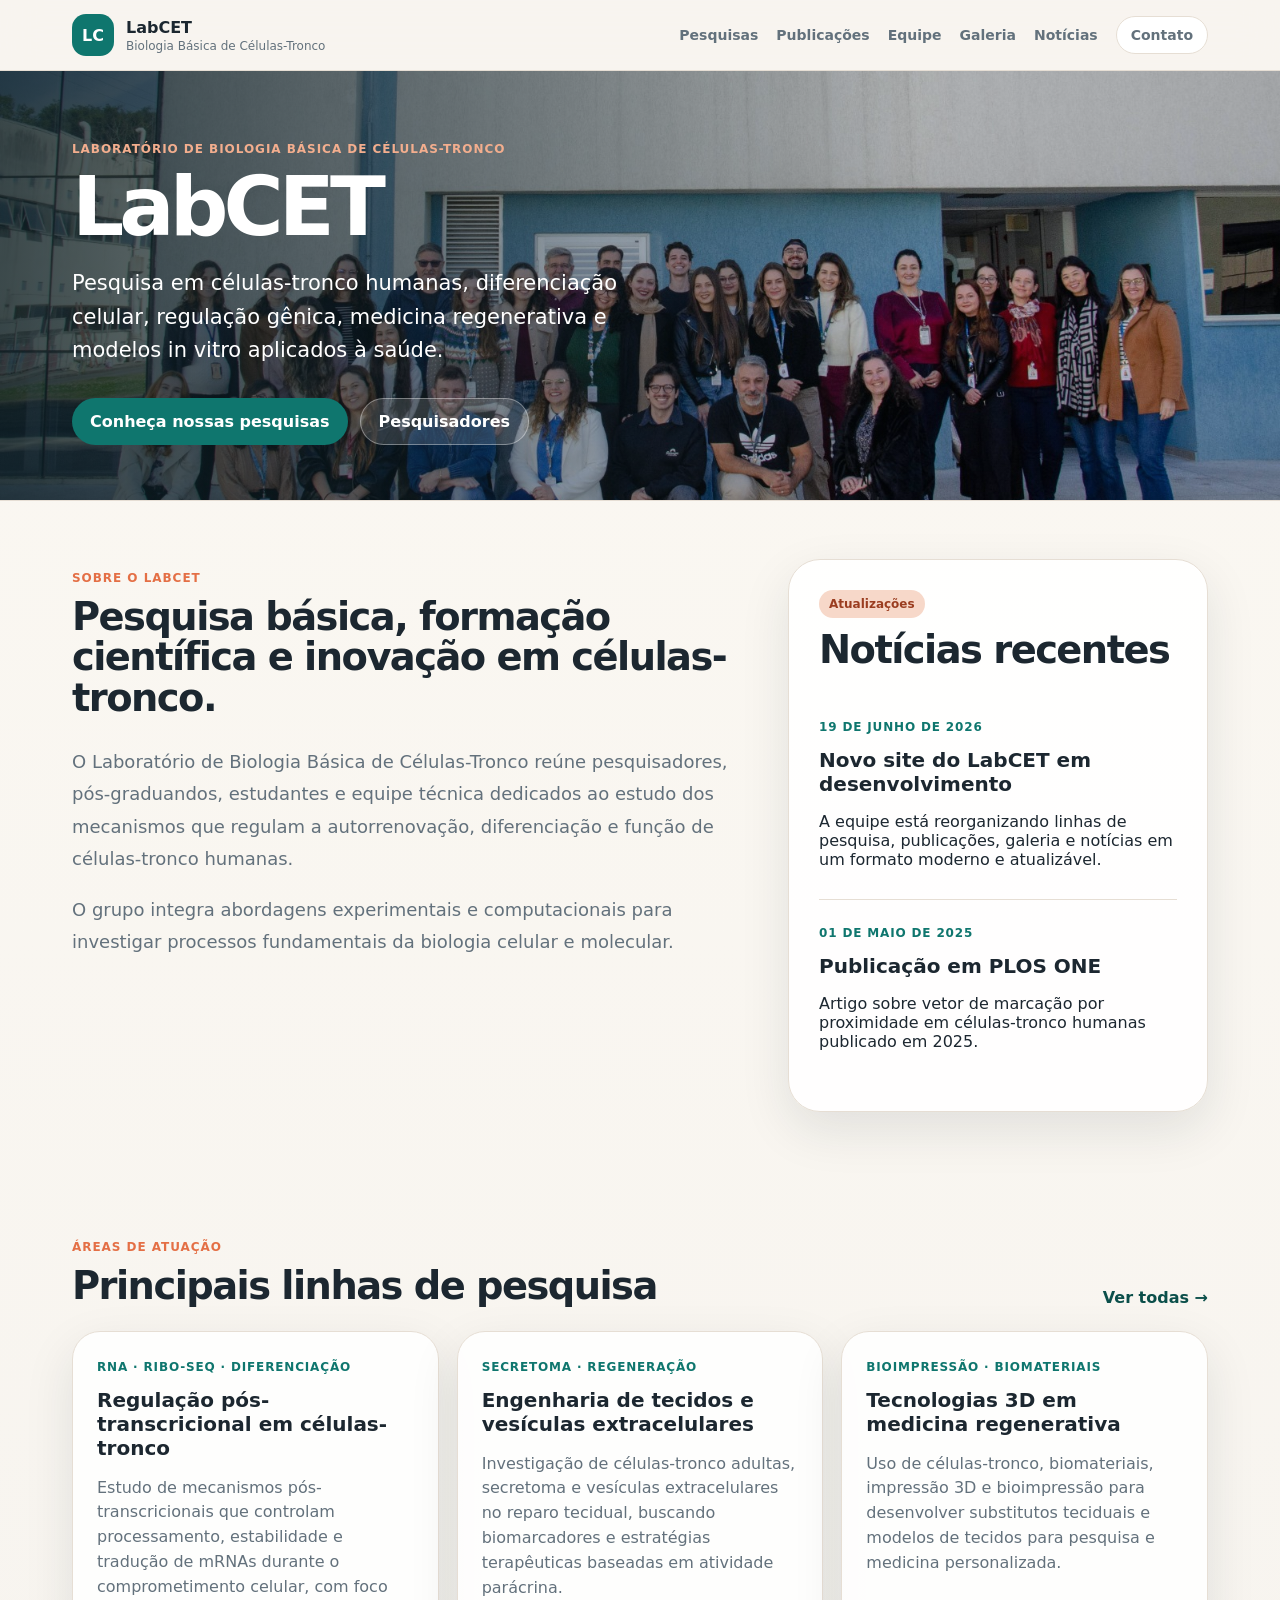
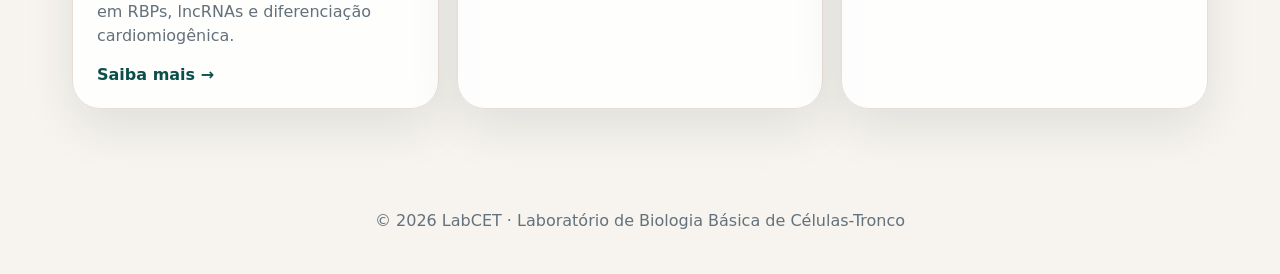
<file: index.html>
<!doctype html>
<html lang="pt-BR">
<head>
  <meta charset="utf-8" />
  <meta name="viewport" content="width=device-width, initial-scale=1" />
  <title>LabCET | Início</title>
  <meta name="description" content="LabCET - Laboratório de Biologia Básica de Células-Tronco">
  <link rel="stylesheet" href="assets/styles.css" />
</head>
<body>

<header class="site-header">
  <nav class="nav">
    <a class="brand" href="index.html">
      <span class="brand-mark">LC</span>
      <span><strong>LabCET</strong><small>Biologia Básica de Células-Tronco</small></span>
    </a>
    <button class="menu-toggle" aria-label="Abrir menu">☰</button>
    <div class="nav-links">
      <a href="pesquisas.html">Pesquisas</a>
      <a href="publicacoes.html">Publicações</a>
      <a href="equipe.html">Equipe</a>
      <a href="galeria.html">Galeria</a>
      <a href="noticias.html">Notícias</a>
      <a class="pill" href="contato.html">Contato</a>
    </div>
  </nav>
</header>

<main>

<section class="home-hero-photo">
  <img src="assets/images/labcet_equipe_fiocruz.jpg" alt="Equipe do LabCET na Fiocruz Paraná">
  <div class="home-hero-overlay"></div>

  <div class="home-hero-content">
    <p class="eyebrow">Laboratório de Biologia Básica de Células-Tronco</p>
    <h1>LabCET</h1>
    <p class="lead">
      Pesquisa em células-tronco humanas, diferenciação celular, regulação gênica,
      medicina regenerativa e modelos in vitro aplicados à saúde.
    </p>
    <div class="hero-actions">
      <a class="button primary" href="pesquisas.html">Conheça nossas pesquisas</a>
      <a class="button photo-secondary" href="equipe.html">Pesquisadores</a>
    </div>
  </div>
</section>

<section class="section home-after-hero">

  <div class="about-content">
    <p class="section-kicker">Sobre o LabCET</p>

    <h2>Pesquisa básica, formação científica e inovação em células-tronco.</h2>

    <div class="about-description">
      <p>
        O Laboratório de Biologia Básica de Células-Tronco reúne pesquisadores,
        pós-graduandos, estudantes e equipe técnica dedicados ao estudo dos mecanismos
        que regulam a autorrenovação, diferenciação e função de células-tronco humanas.
      </p>
      <p>
        O grupo integra abordagens experimentais e computacionais para investigar
        processos fundamentais da biologia celular e molecular.
      </p>
    </div>
  </div>

  <aside class="home-news-card">
    <span class="card-label">Atualizações</span>
    <h2>Notícias recentes</h2>
    <div id="news-preview"></div>
  </aside>

</section>

<section class="section">
  <div class="section-heading">
    <div>
      <p class="section-kicker">Áreas de atuação</p>
      <h2>Principais linhas de pesquisa</h2>
    </div>
    <a class="text-link" href="pesquisas.html">Ver todas →</a>
  </div>
  <div id="research-home" class="grid cards"></div>
</section>

</main>

<footer>
  <p>© <span id="current-year"></span> LabCET · Laboratório de Biologia Básica de Células-Tronco</p>
</footer>

<script src="data/site-data.js"></script>
<script src="assets/script.js"></script>

</body>
</html>
</file>
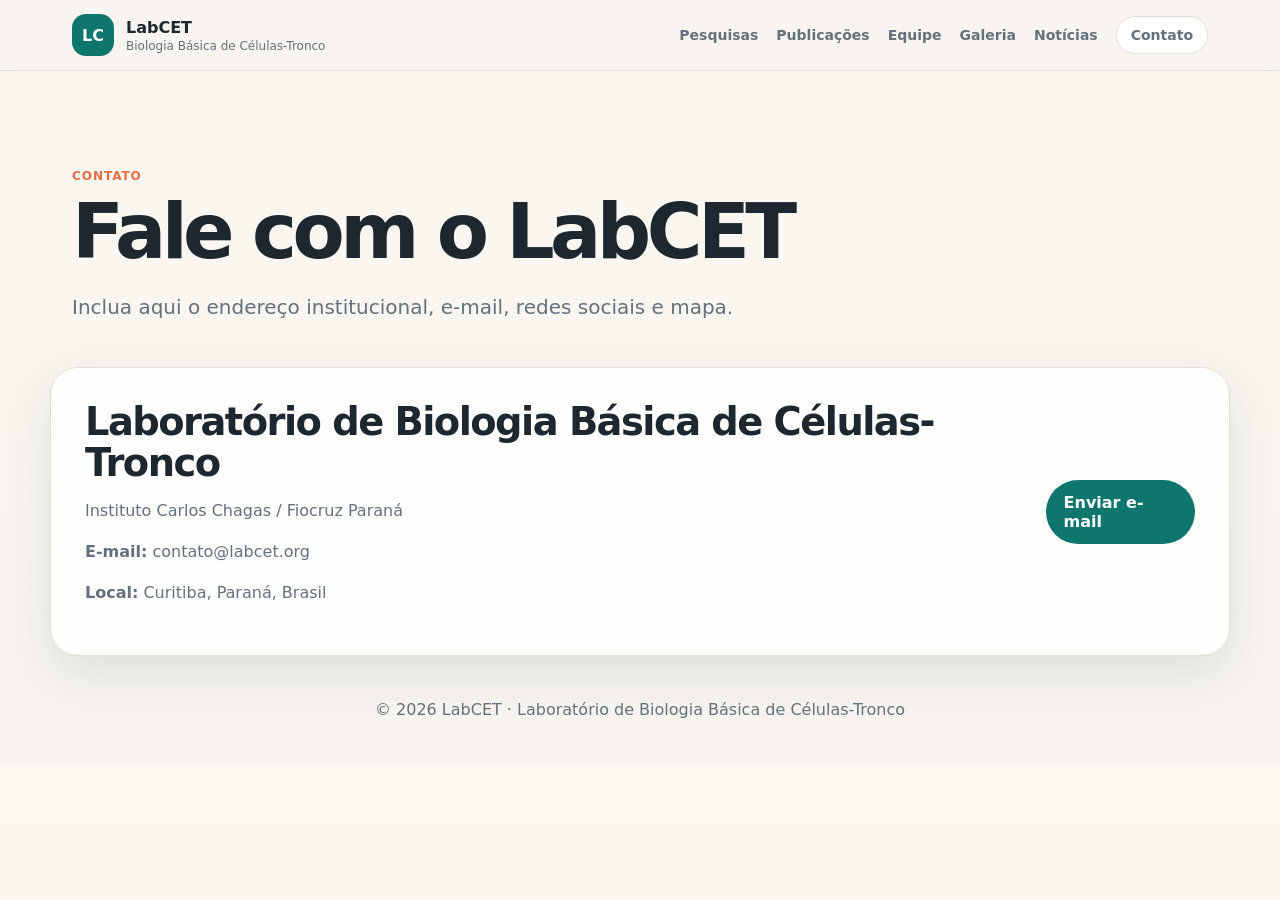
<file: contato.html>
<!doctype html>
<html lang="pt-BR">
<head>
  <meta charset="utf-8" />
  <meta name="viewport" content="width=device-width, initial-scale=1" />
  <title>LabCET | Contato</title>
  <meta name="description" content="LabCET - Laboratório de Biologia Básica de Células-Tronco">
  <link rel="stylesheet" href="assets/styles.css" />
</head>
<body>

<header class="site-header">
  <nav class="nav">
    <a class="brand" href="index.html">
      <span class="brand-mark">LC</span>
      <span><strong>LabCET</strong><small>Biologia Básica de Células-Tronco</small></span>
    </a>
    <button class="menu-toggle" aria-label="Abrir menu">☰</button>
    <div class="nav-links">
      <a href="pesquisas.html">Pesquisas</a>
      <a href="publicacoes.html">Publicações</a>
      <a href="equipe.html">Equipe</a>
      <a href="galeria.html">Galeria</a>
      <a href="noticias.html">Notícias</a>
      <a class="pill" href="contato.html">Contato</a>
    </div>
  </nav>
</header>

<main>

<section class="page-hero">
  <p class="eyebrow">Contato</p>
  <h1>Fale com o LabCET</h1>
  <p class="lead">Inclua aqui o endereço institucional, e-mail, redes sociais e mapa.</p>
</section>
<section class="section contact-card">
  <div>
    <h2>Laboratório de Biologia Básica de Células-Tronco</h2>
    <p>Instituto Carlos Chagas / Fiocruz Paraná</p>
    <p><strong>E-mail:</strong> contato@labcet.org</p>
    <p><strong>Local:</strong> Curitiba, Paraná, Brasil</p>
  </div>
  <a class="button primary" href="mailto:contato@labcet.org">Enviar e-mail</a>
</section>

</main>

<footer>
  <p>© <span id="current-year"></span> LabCET · Laboratório de Biologia Básica de Células-Tronco</p>
</footer>
<script src="data/site-data.js"></script>
<script src="assets/script.js"></script>

</body>
</html>
</file>
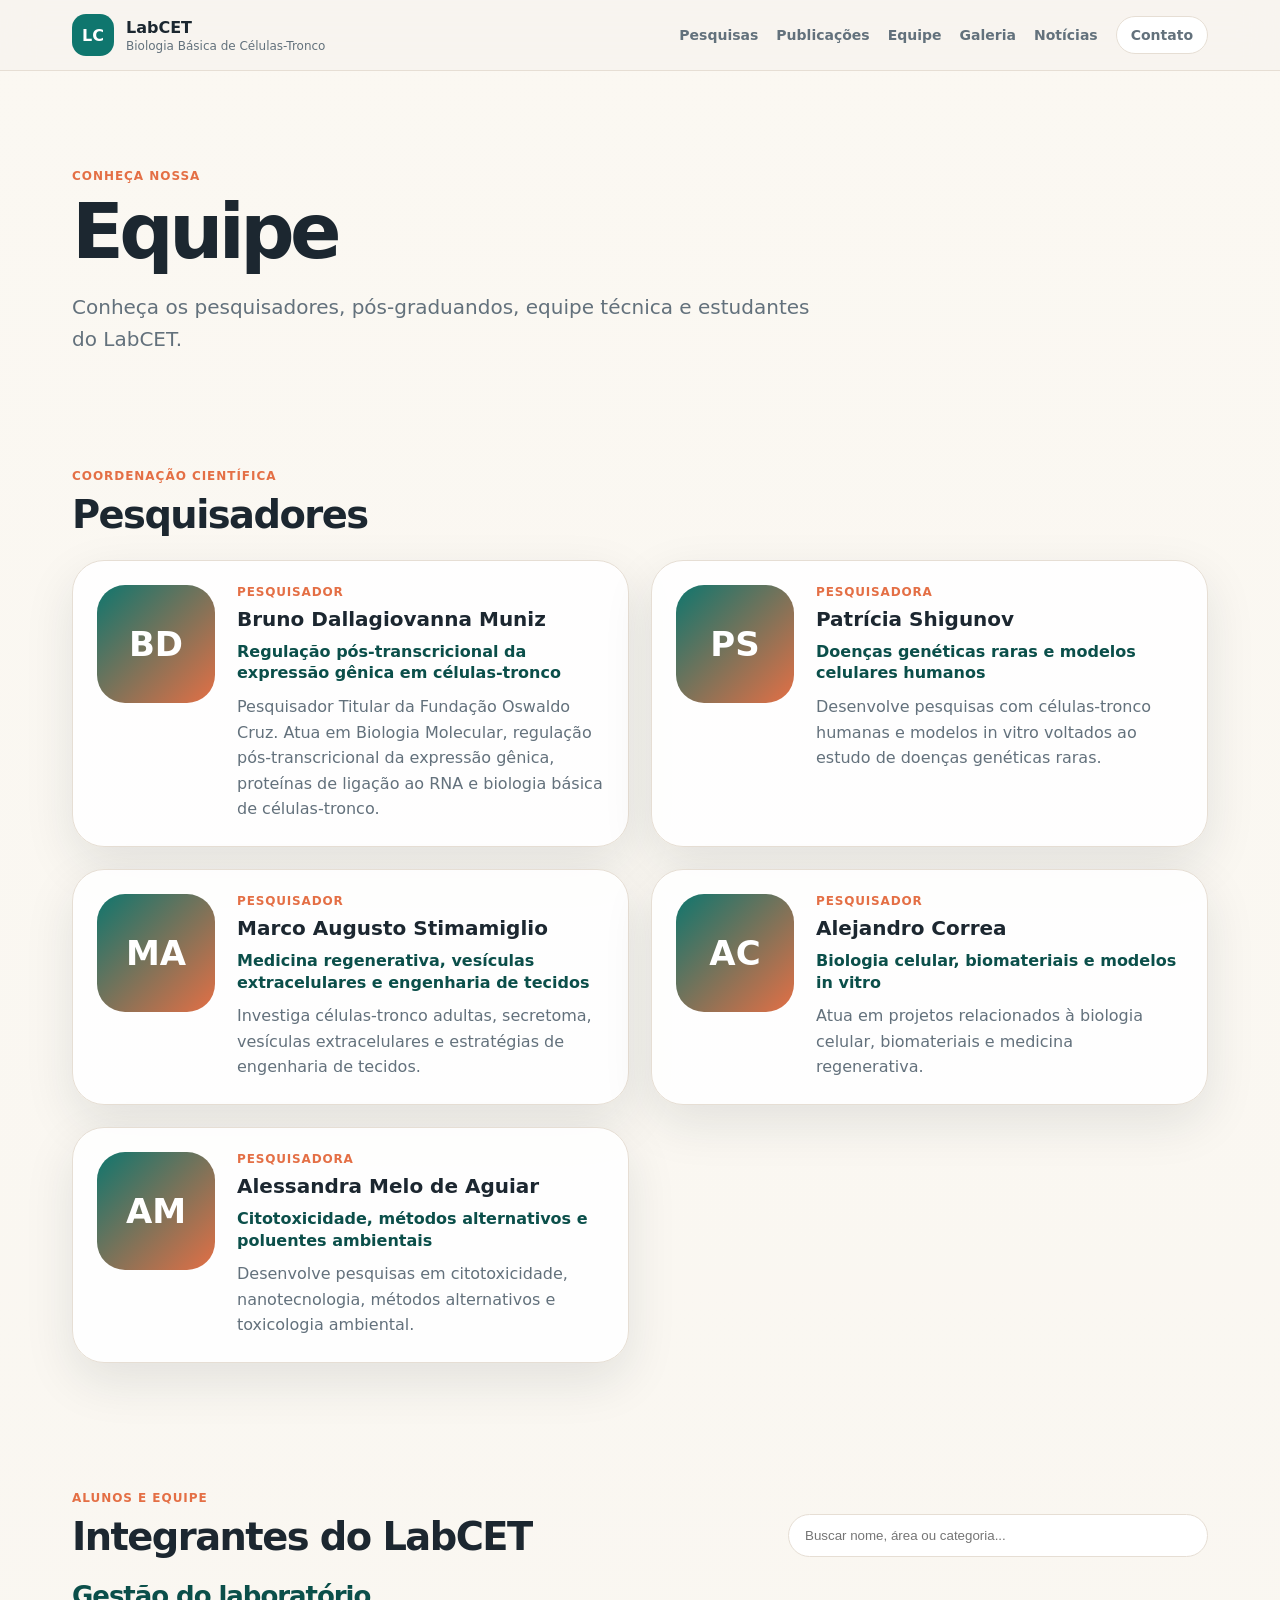
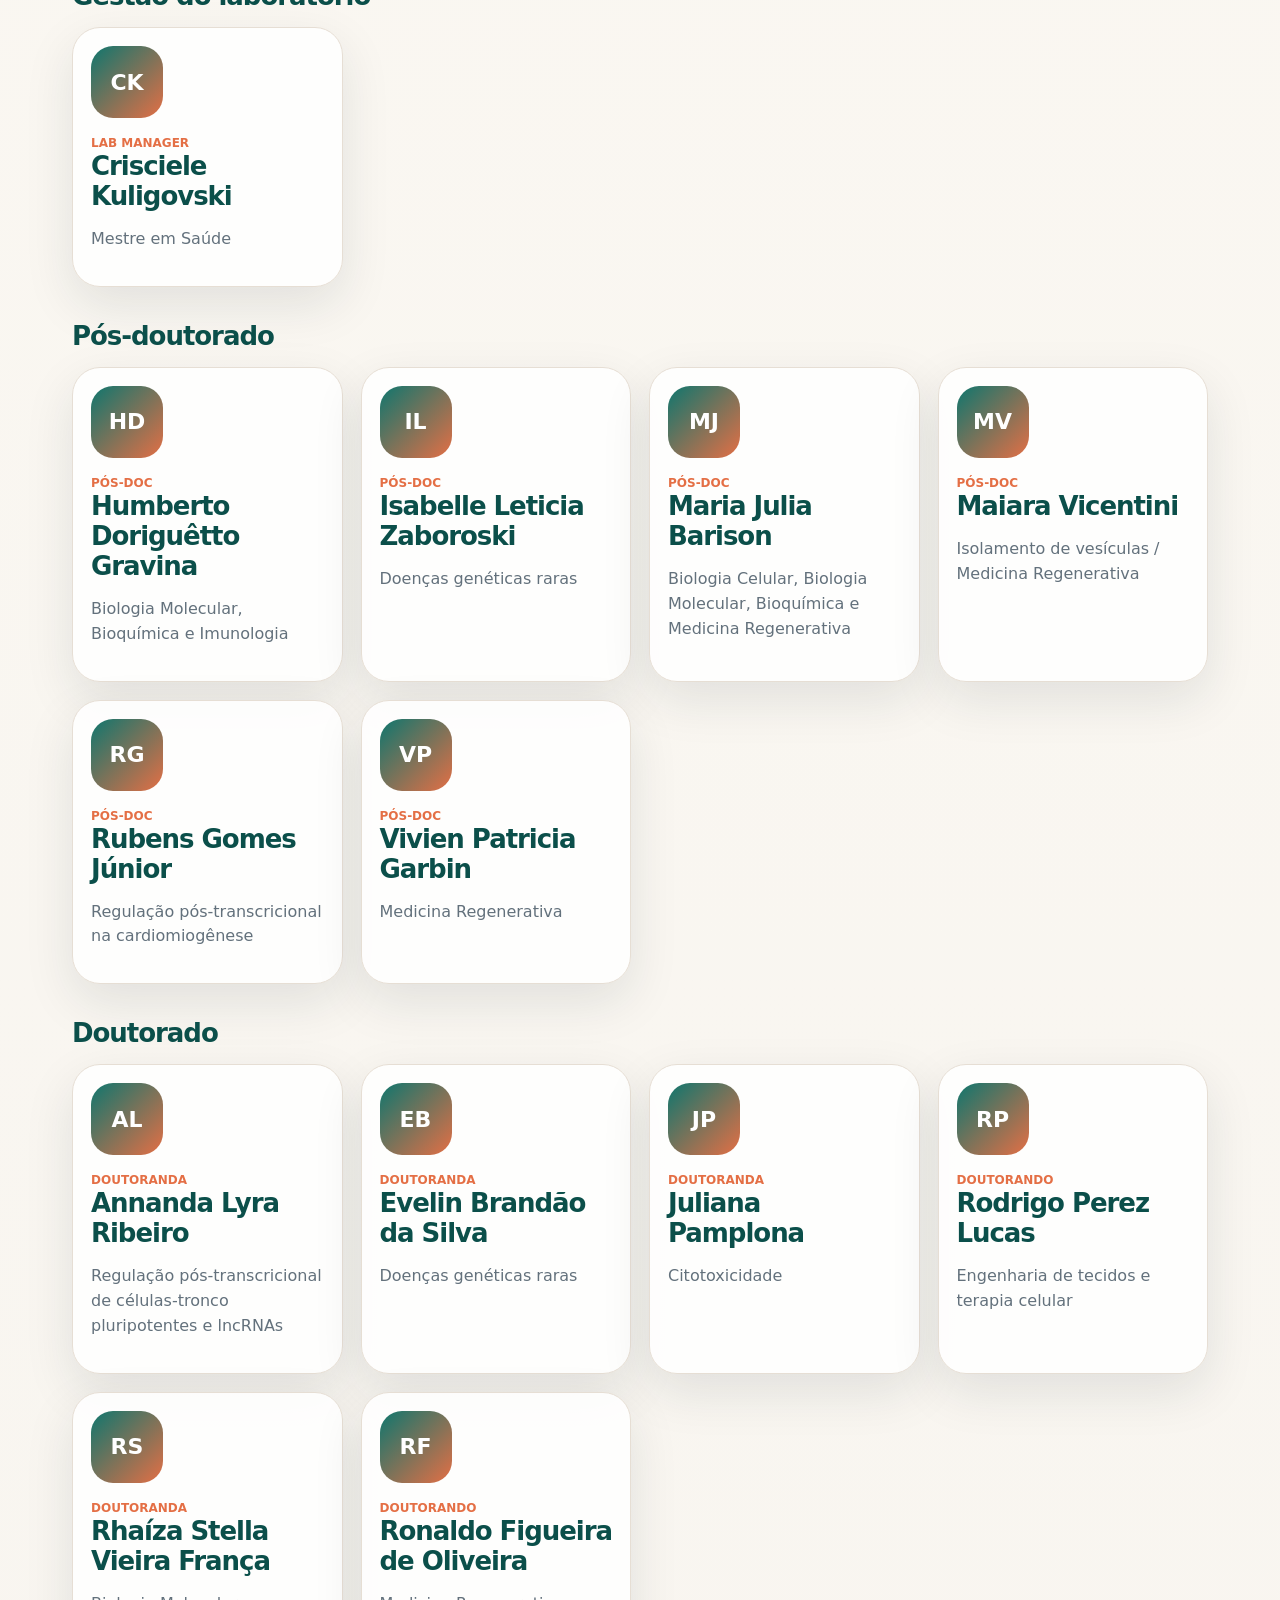
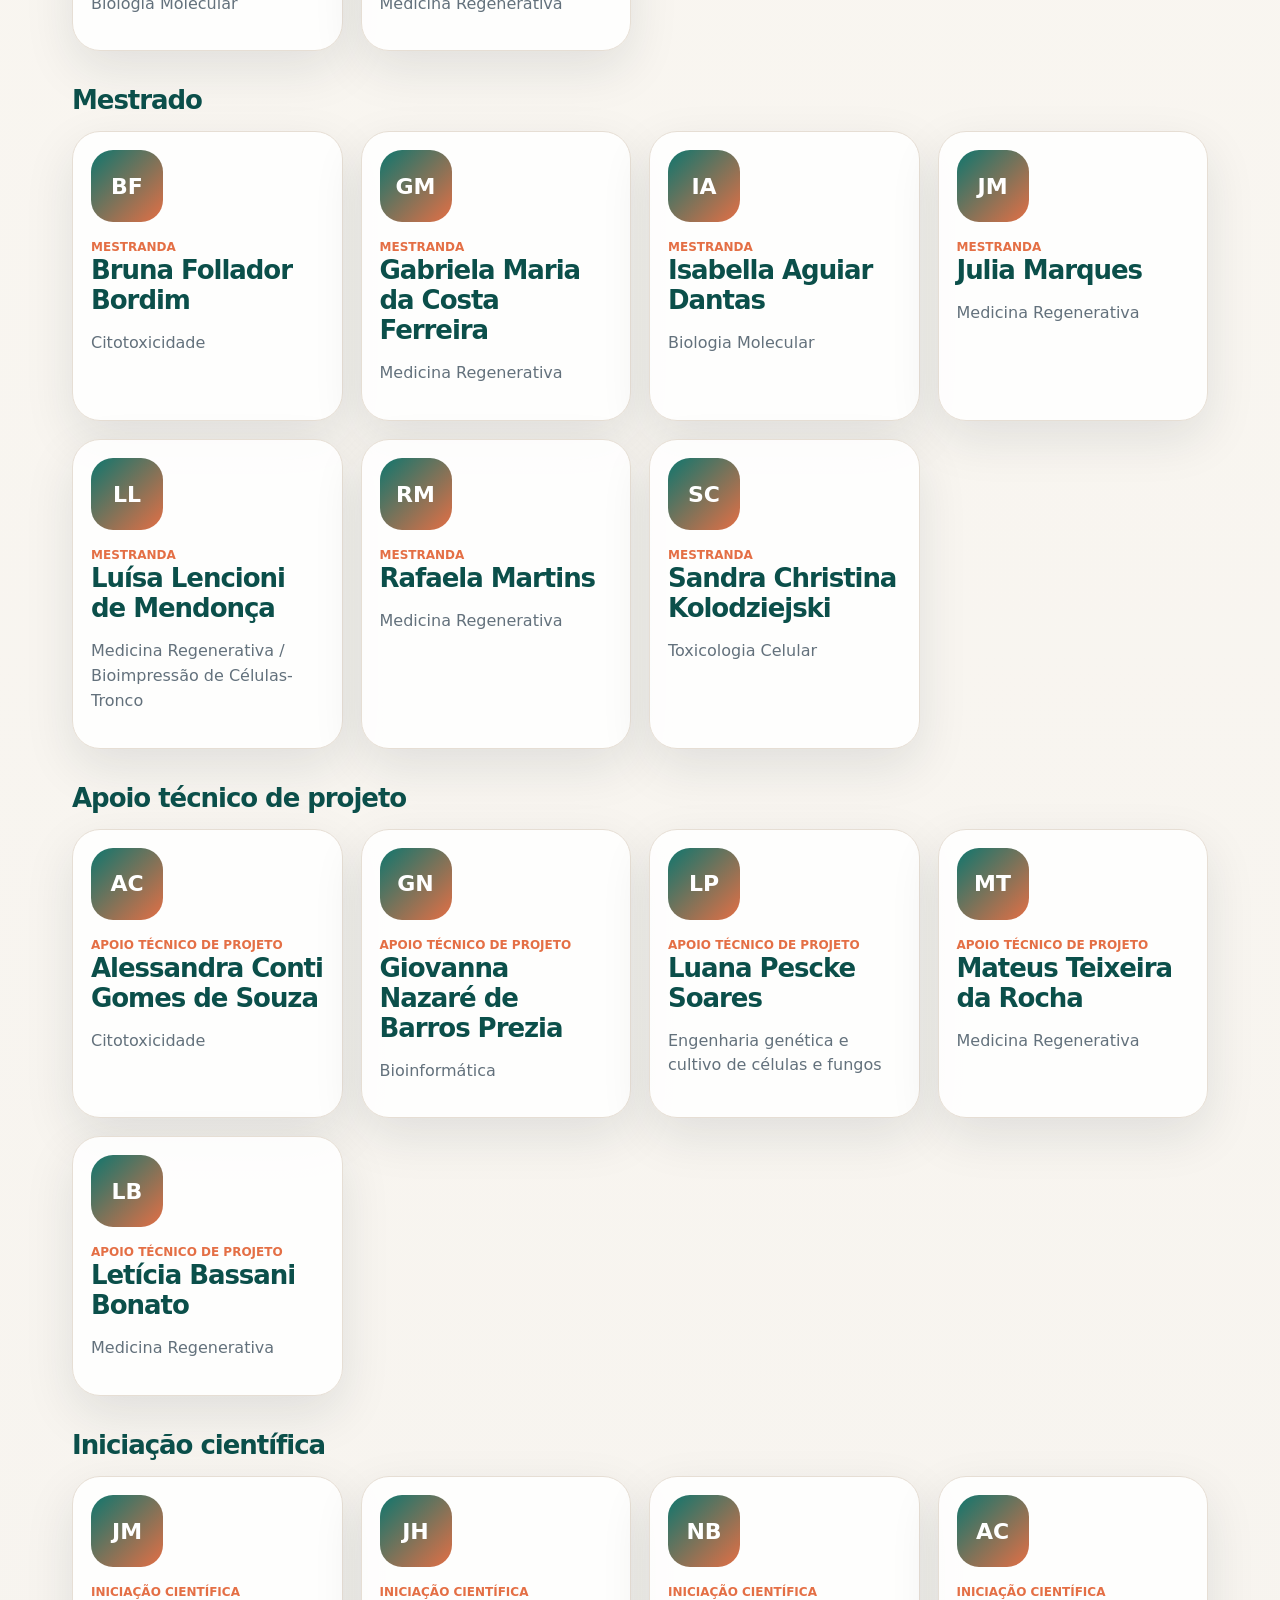
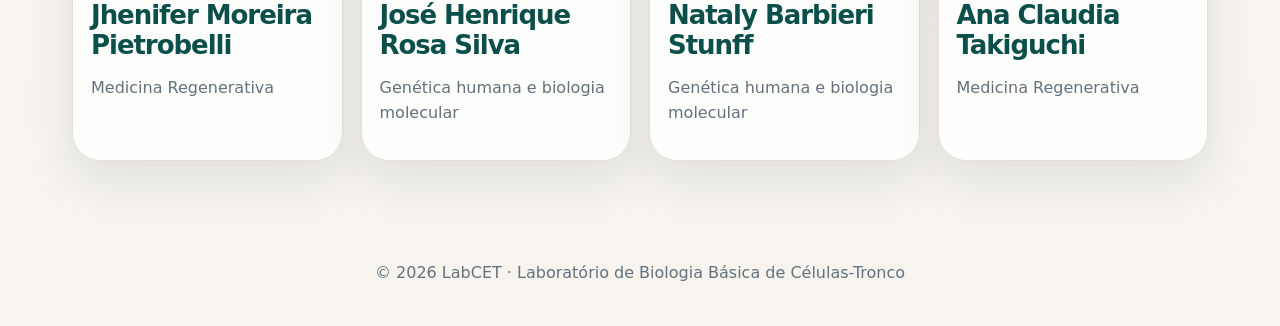
<file: equipe.html>
<!doctype html>
<html lang="pt-BR">
<head>
  <meta charset="utf-8" />
  <meta name="viewport" content="width=device-width, initial-scale=1" />
  <title>LabCET | Equipe</title>
  <meta name="description" content="LabCET - Laboratório de Biologia Básica de Células-Tronco">
  <link rel="stylesheet" href="assets/styles.css" />
</head>
<body>

<header class="site-header">
  <nav class="nav">
    <a class="brand" href="index.html">
      <span class="brand-mark">LC</span>
      <span><strong>LabCET</strong><small>Biologia Básica de Células-Tronco</small></span>
    </a>
    <button class="menu-toggle" aria-label="Abrir menu">☰</button>
    <div class="nav-links">
      <a href="pesquisas.html">Pesquisas</a>
      <a href="publicacoes.html">Publicações</a>
      <a href="equipe.html">Equipe</a>
      <a href="galeria.html">Galeria</a>
      <a href="noticias.html">Notícias</a>
      <a class="pill" href="contato.html">Contato</a>
    </div>
  </nav>
</header>

<main>
<section class="page-hero">
  <p class="eyebrow">Conheça nossa</p>
  <h1>Equipe</h1>
  <p class="lead">Conheça os pesquisadores, pós-graduandos, equipe técnica e estudantes do LabCET.</p>
</section>

<section class="section">
  <div class="section-heading">
    <div>
      <p class="section-kicker">Coordenação científica</p>
      <h2>Pesquisadores</h2>
    </div>
  </div>
  <div id="leaders-grid" class="leaders-grid"></div>
</section>

<section class="section">
  <div class="section-heading">
    <div>
      <p class="section-kicker">Alunos e equipe</p>
      <h2>Integrantes do LabCET</h2>
    </div>
    <input class="search-input" id="team-search" type="search" placeholder="Buscar nome, área ou categoria..." />
  </div>
  <div id="team-groups" class="team-groups"></div>
</section>
</main>

<footer>
  <p>© <span id="current-year"></span> LabCET · Laboratório de Biologia Básica de Células-Tronco</p>
</footer>

<script src="data/site-data.js"></script>
<script src="assets/script.js"></script>
</body>
</html>
</file>
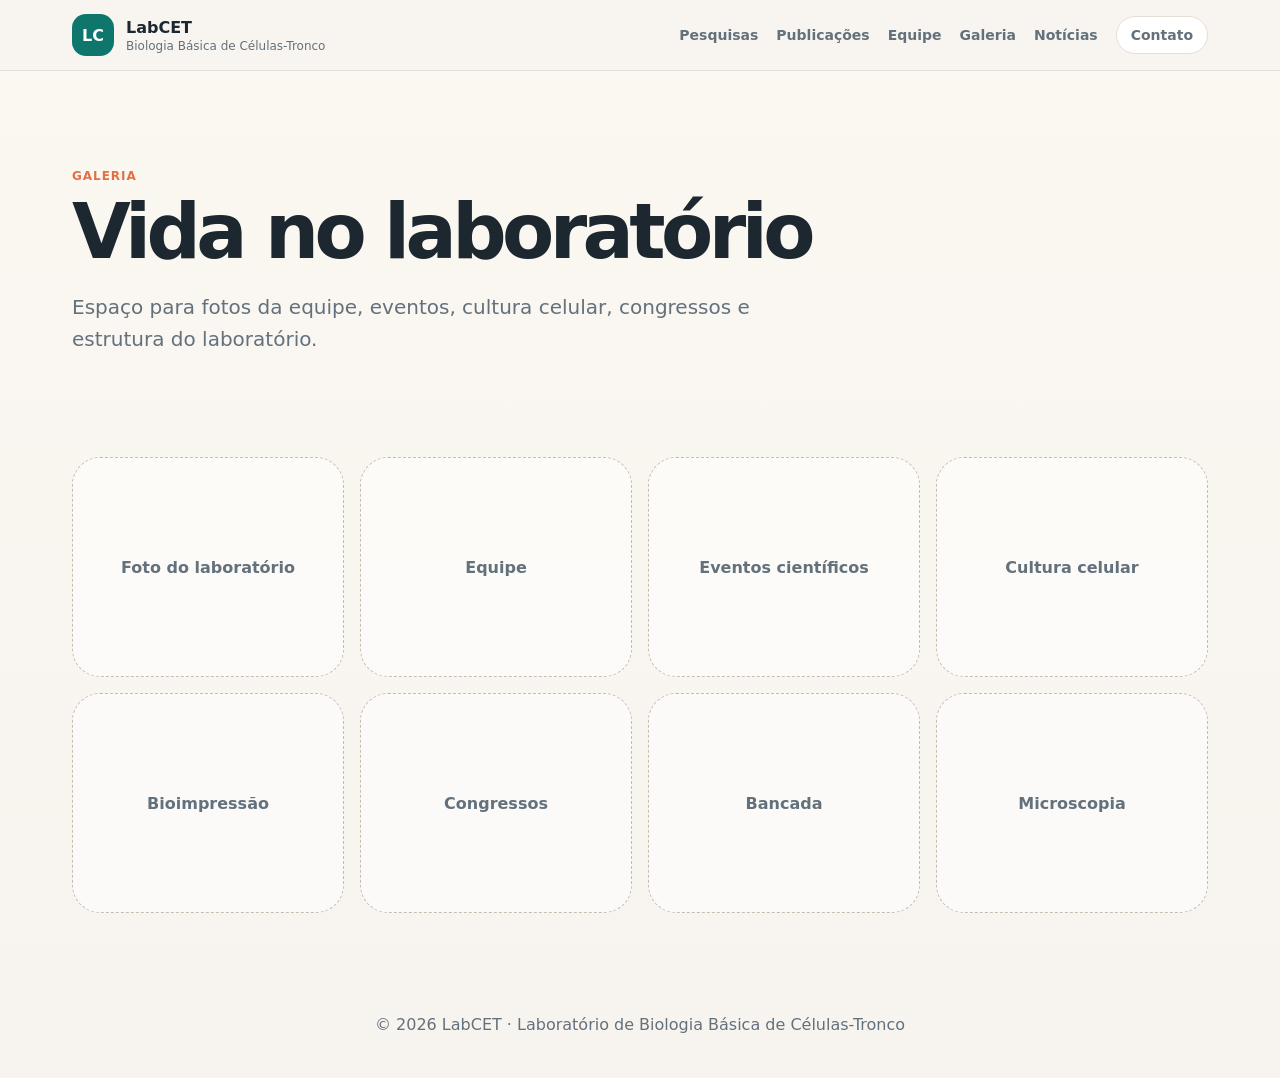
<file: galeria.html>
<!doctype html>
<html lang="pt-BR">
<head>
  <meta charset="utf-8" />
  <meta name="viewport" content="width=device-width, initial-scale=1" />
  <title>LabCET | Galeria</title>
  <meta name="description" content="LabCET - Laboratório de Biologia Básica de Células-Tronco">
  <link rel="stylesheet" href="assets/styles.css" />
</head>
<body>

<header class="site-header">
  <nav class="nav">
    <a class="brand" href="index.html">
      <span class="brand-mark">LC</span>
      <span><strong>LabCET</strong><small>Biologia Básica de Células-Tronco</small></span>
    </a>
    <button class="menu-toggle" aria-label="Abrir menu">☰</button>
    <div class="nav-links">
      <a href="pesquisas.html">Pesquisas</a>
      <a href="publicacoes.html">Publicações</a>
      <a href="equipe.html">Equipe</a>
      <a href="galeria.html">Galeria</a>
      <a href="noticias.html">Notícias</a>
      <a class="pill" href="contato.html">Contato</a>
    </div>
  </nav>
</header>

<main>

<section class="page-hero">
  <p class="eyebrow">Galeria</p>
  <h1>Vida no laboratório</h1>
  <p class="lead">Espaço para fotos da equipe, eventos, cultura celular, congressos e estrutura do laboratório.</p>
</section>
<section class="section">
  <div class="gallery-grid">
    <div class="gallery-placeholder">Foto do laboratório</div>
    <div class="gallery-placeholder">Equipe</div>
    <div class="gallery-placeholder">Eventos científicos</div>
    <div class="gallery-placeholder">Cultura celular</div>
    <div class="gallery-placeholder">Bioimpressão</div>
    <div class="gallery-placeholder">Congressos</div>
    <div class="gallery-placeholder">Bancada</div>
    <div class="gallery-placeholder">Microscopia</div>
  </div>
</section>

</main>

<footer>
  <p>© <span id="current-year"></span> LabCET · Laboratório de Biologia Básica de Células-Tronco</p>
</footer>
<script src="data/site-data.js"></script>
<script src="assets/script.js"></script>

</body>
</html>
</file>
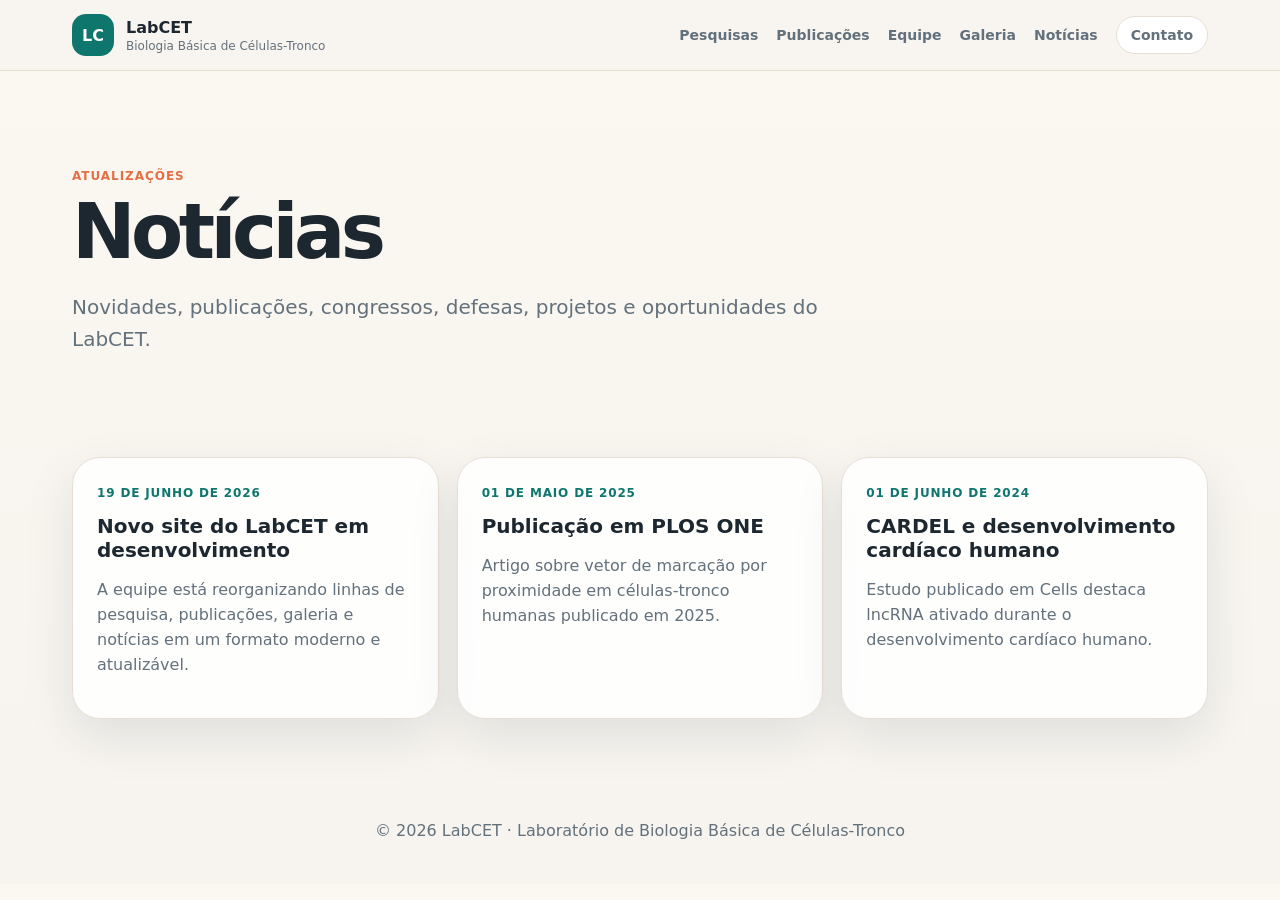
<file: noticias.html>
<!doctype html>
<html lang="pt-BR">
<head>
  <meta charset="utf-8" />
  <meta name="viewport" content="width=device-width, initial-scale=1" />
  <title>LabCET | Notícias</title>
  <meta name="description" content="LabCET - Laboratório de Biologia Básica de Células-Tronco">
  <link rel="stylesheet" href="assets/styles.css" />
</head>
<body>

<header class="site-header">
  <nav class="nav">
    <a class="brand" href="index.html">
      <span class="brand-mark">LC</span>
      <span><strong>LabCET</strong><small>Biologia Básica de Células-Tronco</small></span>
    </a>
    <button class="menu-toggle" aria-label="Abrir menu">☰</button>
    <div class="nav-links">
      <a href="pesquisas.html">Pesquisas</a>
      <a href="publicacoes.html">Publicações</a>
      <a href="equipe.html">Equipe</a>
      <a href="galeria.html">Galeria</a>
      <a href="noticias.html">Notícias</a>
      <a class="pill" href="contato.html">Contato</a>
    </div>
  </nav>
</header>

<main>

<section class="page-hero">
  <p class="eyebrow">Atualizações</p>
  <h1>Notícias</h1>
  <p class="lead">Novidades, publicações, congressos, defesas, projetos e oportunidades do LabCET.</p>
</section>
<section class="section">
  <div id="news-list" class="grid cards"></div>
</section>

</main>

<footer>
  <p>© <span id="current-year"></span> LabCET · Laboratório de Biologia Básica de Células-Tronco</p>
</footer>
<script src="data/site-data.js"></script>
<script src="assets/script.js"></script>

</body>
</html>
</file>
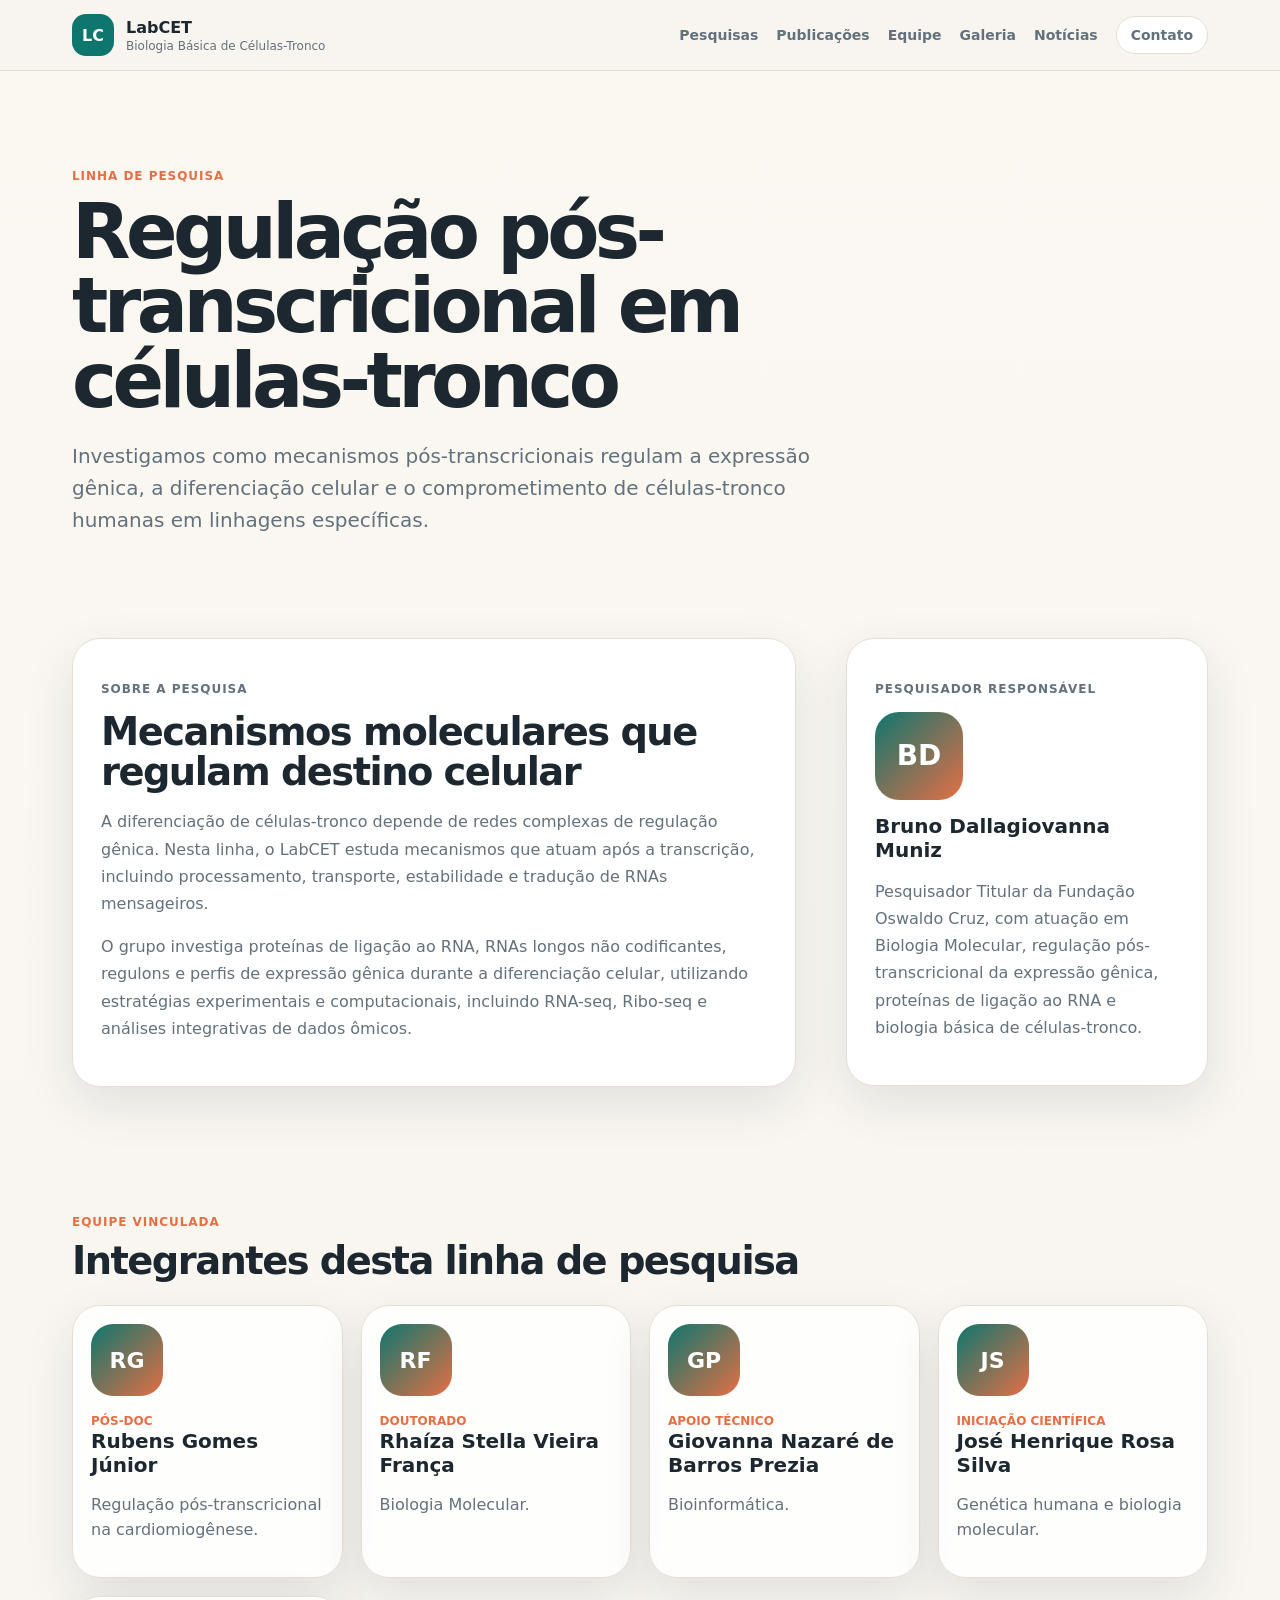
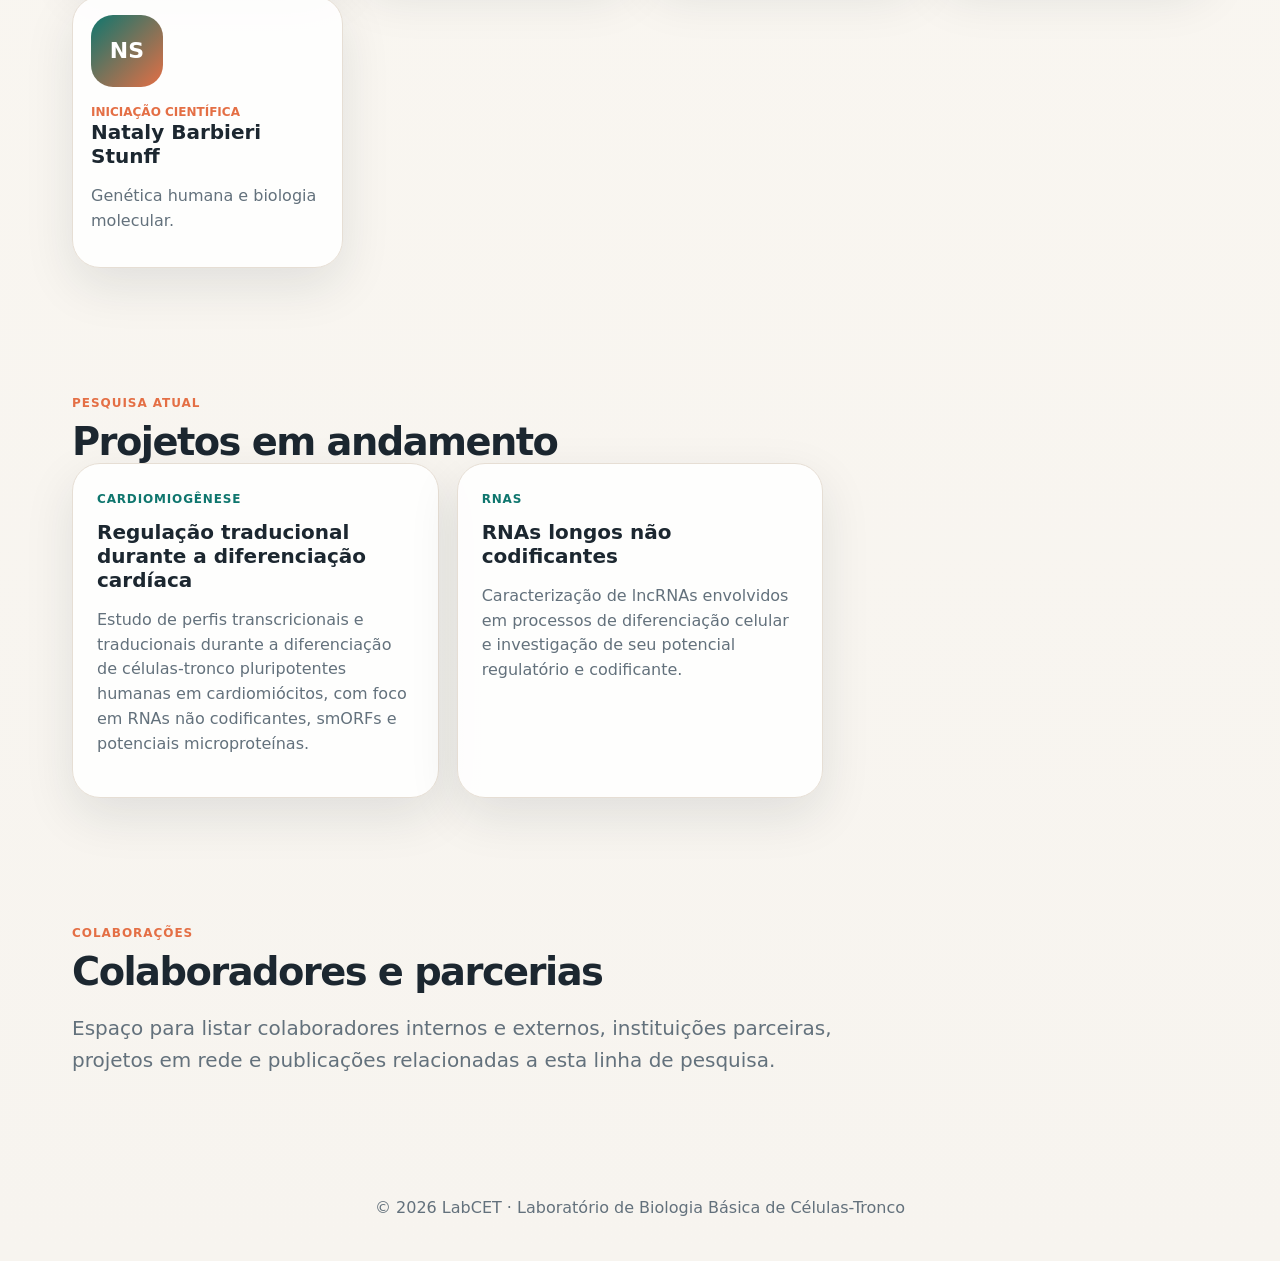
<file: pesquisa-regulacao-pos-transcricional.html>
<!doctype html>
<html lang="pt-BR">
<head>
  <meta charset="utf-8" />
  <meta name="viewport" content="width=device-width, initial-scale=1" />
  <title>LabCET | Regulação Pós-Transcricional</title>
  <meta name="description" content="Linha de pesquisa em regulação pós-transcricional do LabCET">
  <link rel="stylesheet" href="assets/styles.css" />
</head>
<body>

<header class="site-header">
  <nav class="nav">
    <a class="brand" href="index.html">
      <span class="brand-mark">LC</span>
      <span><strong>LabCET</strong><small>Biologia Básica de Células-Tronco</small></span>
    </a>
    <button class="menu-toggle" aria-label="Abrir menu">☰</button>
    <div class="nav-links">
      <a href="pesquisas.html">Pesquisas</a>
      <a href="publicacoes.html">Publicações</a>
      <a href="equipe.html">Equipe</a>
      <a href="galeria.html">Galeria</a>
      <a href="noticias.html">Notícias</a>
      <a class="pill" href="contato.html">Contato</a>
    </div>
  </nav>
</header>

<main>

<section class="page-hero research-detail-hero">
  <p class="eyebrow">Linha de pesquisa</p>
  <h1>Regulação pós-transcricional em células-tronco</h1>
  <p class="lead">
    Investigamos como mecanismos pós-transcricionais regulam a expressão gênica,
    a diferenciação celular e o comprometimento de células-tronco humanas em
    linhagens específicas.
  </p>
</section>

<section class="section research-detail-grid">
  <article class="research-main-card">
    <p class="section-kicker">Sobre a pesquisa</p>
    <h2>Mecanismos moleculares que regulam destino celular</h2>
    <p>
      A diferenciação de células-tronco depende de redes complexas de regulação
      gênica. Nesta linha, o LabCET estuda mecanismos que atuam após a transcrição,
      incluindo processamento, transporte, estabilidade e tradução de RNAs
      mensageiros.
    </p>
    <p>
      O grupo investiga proteínas de ligação ao RNA, RNAs longos não codificantes,
      regulons e perfis de expressão gênica durante a diferenciação celular,
      utilizando estratégias experimentais e computacionais, incluindo RNA-seq,
      Ribo-seq e análises integrativas de dados ômicos.
    </p>
  </article>

  <aside class="responsible-card">
    <p class="section-kicker">Pesquisador responsável</p>
    <div class="avatar large-avatar">BD</div>
    <h3>Bruno Dallagiovanna Muniz</h3>
    <p>
      Pesquisador Titular da Fundação Oswaldo Cruz, com atuação em Biologia
      Molecular, regulação pós-transcricional da expressão gênica, proteínas
      de ligação ao RNA e biologia básica de células-tronco.
    </p>
  </aside>
</section>

<section class="section">
  <div class="section-heading">
    <div>
      <p class="section-kicker">Equipe vinculada</p>
      <h2>Integrantes desta linha de pesquisa</h2>
    </div>
  </div>

  <div class="grid team-grid">
    <article class="person-card"><div class="avatar">RG</div><span class="role">Pós-doc</span><h3>Rubens Gomes Júnior</h3><p>Regulação pós-transcricional na cardiomiogênese.</p></article>
    <article class="person-card"><div class="avatar">RF</div><span class="role">Doutorado</span><h3>Rhaíza Stella Vieira França</h3><p>Biologia Molecular.</p></article>
    <article class="person-card"><div class="avatar">GP</div><span class="role">Apoio Técnico</span><h3>Giovanna Nazaré de Barros Prezia</h3><p>Bioinformática.</p></article>
    <article class="person-card"><div class="avatar">JS</div><span class="role">Iniciação Científica</span><h3>José Henrique Rosa Silva</h3><p>Genética humana e biologia molecular.</p></article>
    <article class="person-card"><div class="avatar">NS</div><span class="role">Iniciação Científica</span><h3>Nataly Barbieri Stunff</h3><p>Genética humana e biologia molecular.</p></article>
  </div>
</section>

<section class="section research-current">
  <div>
    <p class="section-kicker">Pesquisa atual</p>
    <h2>Projetos em andamento</h2>
  </div>
  <div class="grid cards">
    <article class="card">
      <span class="tag">Cardiomiogênese</span>
      <h3>Regulação traducional durante a diferenciação cardíaca</h3>
      <p>
        Estudo de perfis transcricionais e traducionais durante a diferenciação de
        células-tronco pluripotentes humanas em cardiomiócitos, com foco em RNAs
        não codificantes, smORFs e potenciais microproteínas.
      </p>
    </article>
    <article class="card">
      <span class="tag">RNAs</span>
      <h3>RNAs longos não codificantes</h3>
      <p>
        Caracterização de lncRNAs envolvidos em processos de diferenciação celular
        e investigação de seu potencial regulatório e codificante.
      </p>
    </article>
  </div>
</section>

<section class="section">
  <div>
    <p class="section-kicker">Colaborações</p>
    <h2>Colaboradores e parcerias</h2>
  </div>
  <p class="lead small-lead">
    Espaço para listar colaboradores internos e externos, instituições parceiras,
    projetos em rede e publicações relacionadas a esta linha de pesquisa.
  </p>
</section>

</main>

<footer>
  <p>© <span id="current-year"></span> LabCET · Laboratório de Biologia Básica de Células-Tronco</p>
</footer>

<script src="data/site-data.js"></script>
<script src="assets/script.js"></script>

</body>
</html>
</file>
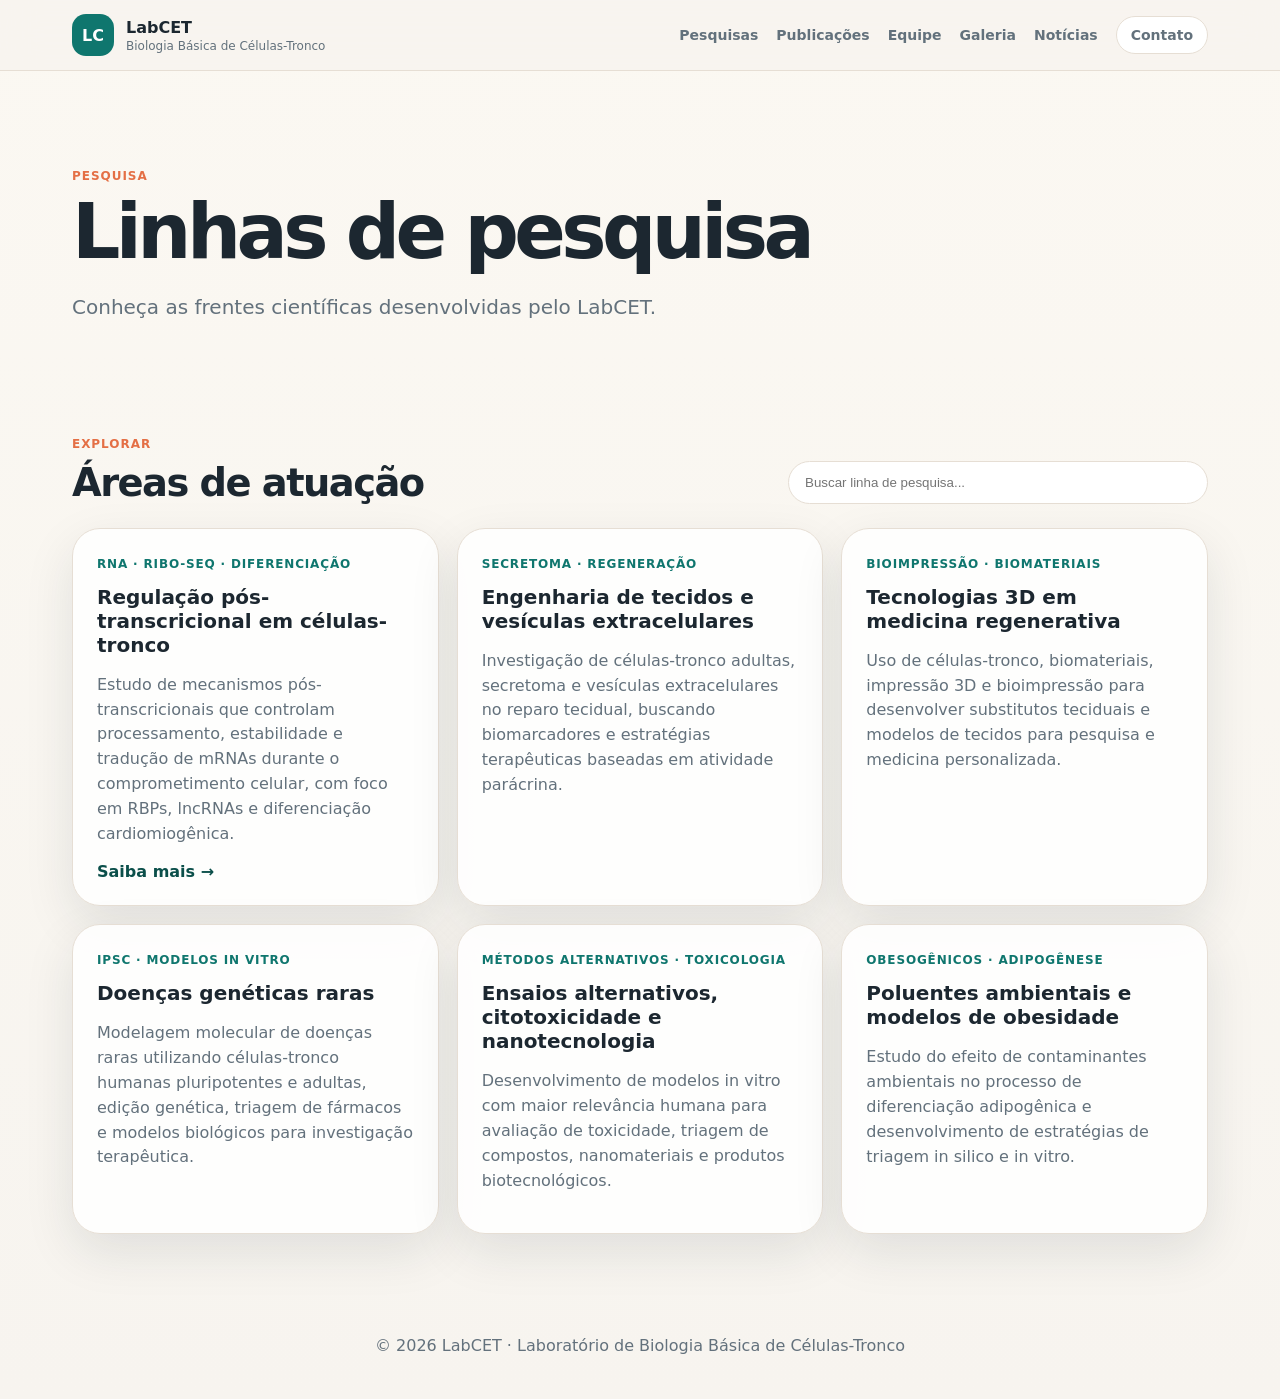
<file: pesquisas.html>
<!doctype html>
<html lang="pt-BR">
<head>
  <meta charset="utf-8" />
  <meta name="viewport" content="width=device-width, initial-scale=1" />
  <title>LabCET | Pesquisas</title>
  <meta name="description" content="LabCET - Laboratório de Biologia Básica de Células-Tronco">
  <link rel="stylesheet" href="assets/styles.css" />
</head>
<body>

<header class="site-header">
  <nav class="nav">
    <a class="brand" href="index.html">
      <span class="brand-mark">LC</span>
      <span><strong>LabCET</strong><small>Biologia Básica de Células-Tronco</small></span>
    </a>
    <button class="menu-toggle" aria-label="Abrir menu">☰</button>
    <div class="nav-links">
      <a href="pesquisas.html">Pesquisas</a>
      <a href="publicacoes.html">Publicações</a>
      <a href="equipe.html">Equipe</a>
      <a href="galeria.html">Galeria</a>
      <a href="noticias.html">Notícias</a>
      <a class="pill" href="contato.html">Contato</a>
    </div>
  </nav>
</header>

<main>

<section class="page-hero">
  <p class="eyebrow">Pesquisa</p>
  <h1>Linhas de pesquisa</h1>
  <p class="lead">Conheça as frentes científicas desenvolvidas pelo LabCET.</p>
</section>
<section class="section">
  <div class="section-heading">
    <div>
      <p class="section-kicker">Explorar</p>
      <h2>Áreas de atuação</h2>
    </div>
    <input class="search-input" id="research-search" type="search" placeholder="Buscar linha de pesquisa..." />
  </div>
  <div id="research-grid" class="grid cards"></div>
</section>

</main>

<footer>
  <p>© <span id="current-year"></span> LabCET · Laboratório de Biologia Básica de Células-Tronco</p>
</footer>
<script src="data/site-data.js"></script>
<script src="assets/script.js"></script>

</body>
</html>
</file>
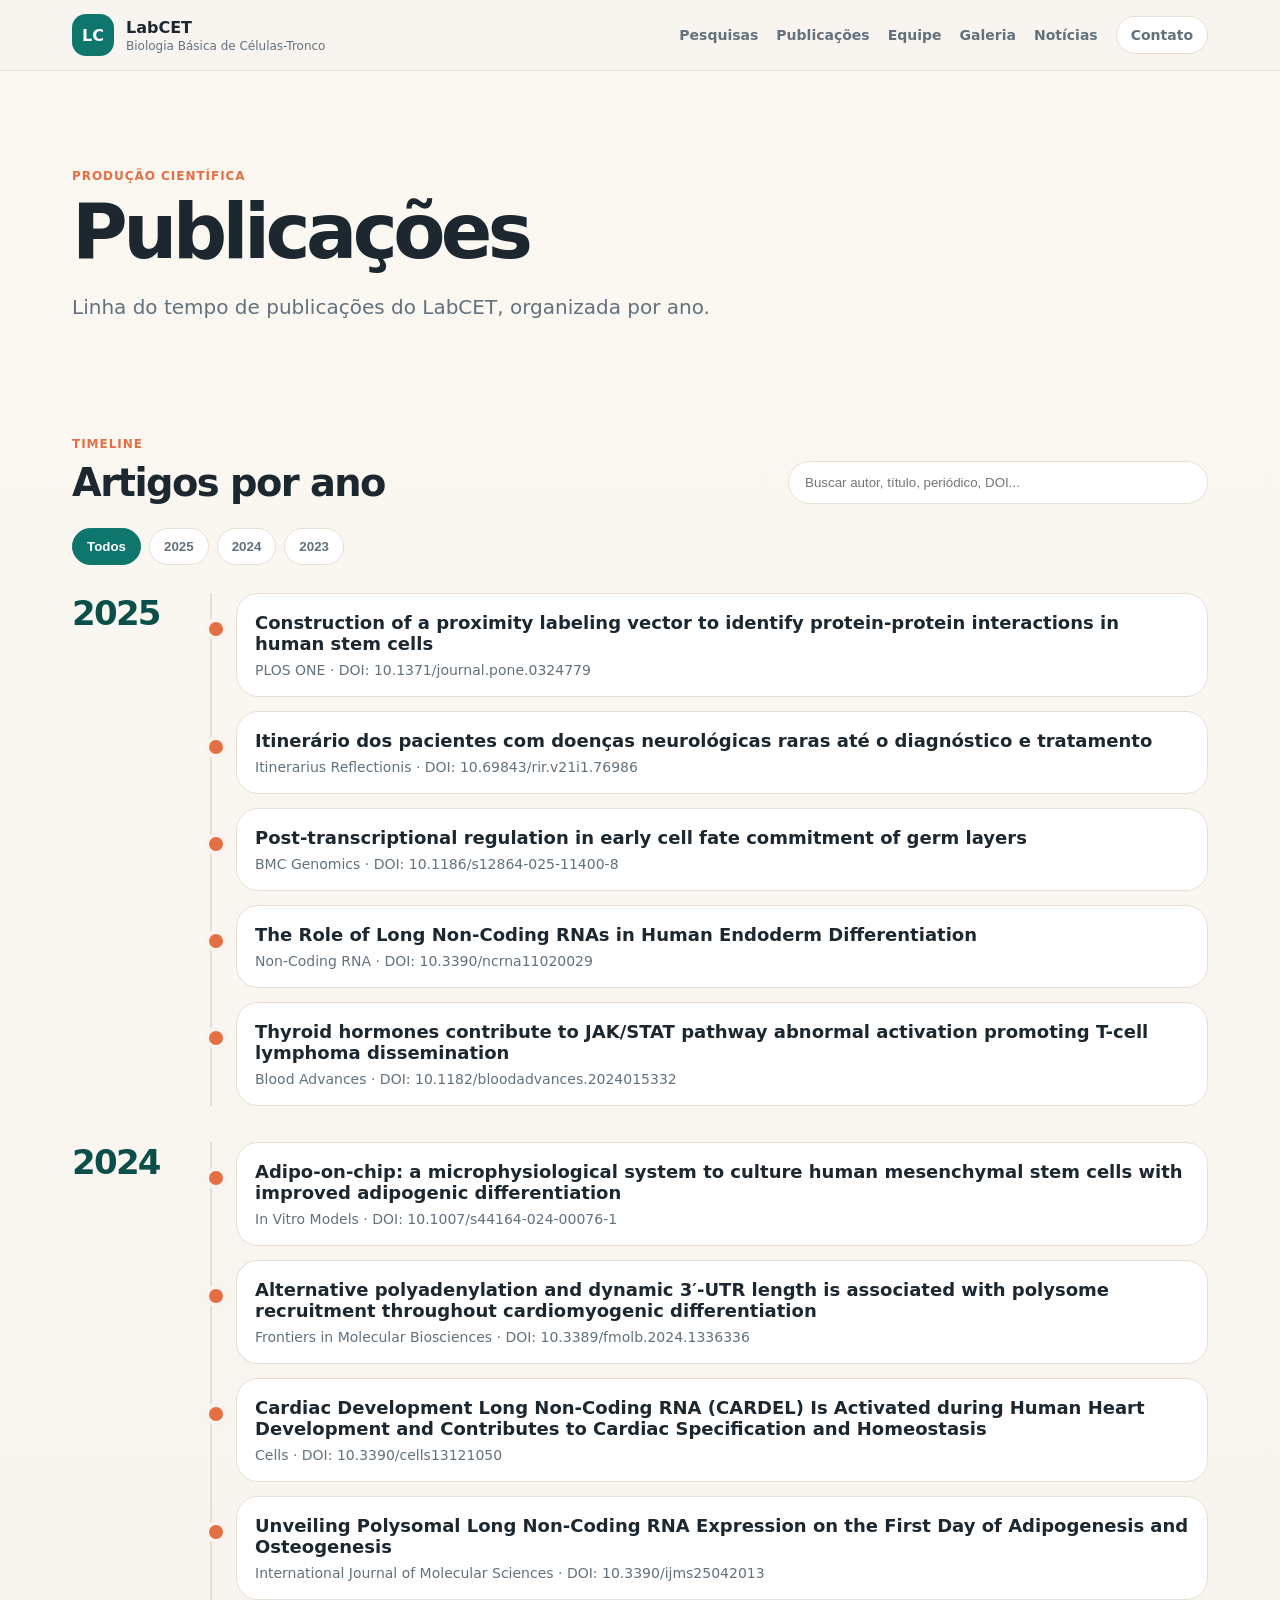
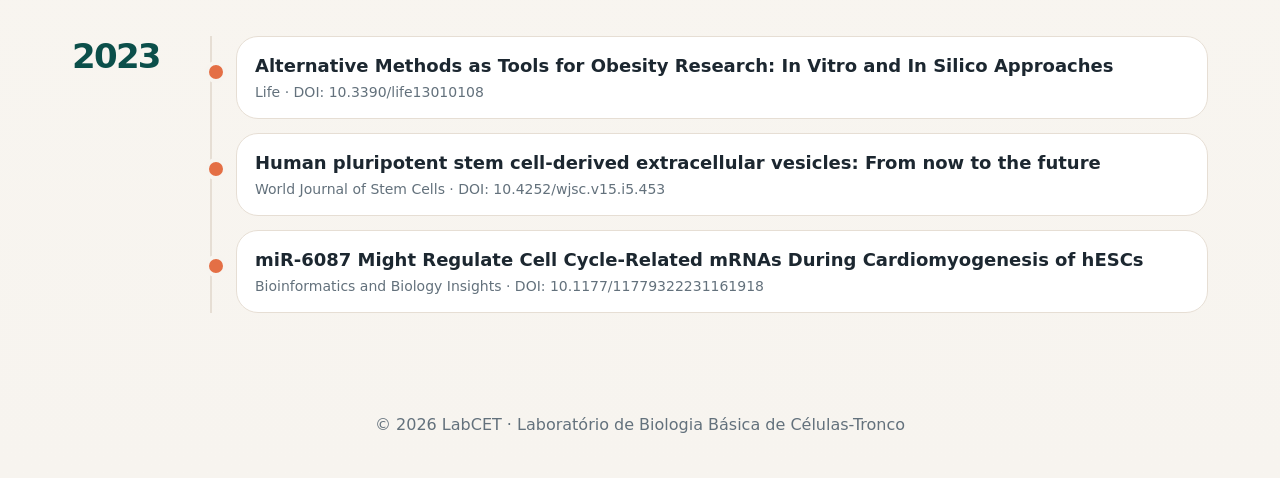
<file: publicacoes.html>
<!doctype html>
<html lang="pt-BR">
<head>
  <meta charset="utf-8" />
  <meta name="viewport" content="width=device-width, initial-scale=1" />
  <title>LabCET | Publicações</title>
  <meta name="description" content="LabCET - Laboratório de Biologia Básica de Células-Tronco">
  <link rel="stylesheet" href="assets/styles.css" />
</head>
<body>

<header class="site-header">
  <nav class="nav">
    <a class="brand" href="index.html">
      <span class="brand-mark">LC</span>
      <span><strong>LabCET</strong><small>Biologia Básica de Células-Tronco</small></span>
    </a>
    <button class="menu-toggle" aria-label="Abrir menu">☰</button>
    <div class="nav-links">
      <a href="pesquisas.html">Pesquisas</a>
      <a href="publicacoes.html">Publicações</a>
      <a href="equipe.html">Equipe</a>
      <a href="galeria.html">Galeria</a>
      <a href="noticias.html">Notícias</a>
      <a class="pill" href="contato.html">Contato</a>
    </div>
  </nav>
</header>

<main>

<section class="page-hero">
  <p class="eyebrow">Produção científica</p>
  <h1>Publicações</h1>
  <p class="lead">Linha do tempo de publicações do LabCET, organizada por ano.</p>
</section>

<section class="section publications-section">
  <div class="section-heading sticky-tools">
    <div>
      <p class="section-kicker">Timeline</p>
      <h2>Artigos por ano</h2>
    </div>
    <input class="search-input" id="pub-search" type="search" placeholder="Buscar autor, título, periódico, DOI..." />
  </div>
  <div class="year-tabs" id="year-tabs"></div>
  <div id="publications-timeline" class="publication-timeline"></div>
</section>

</main>

<footer>
  <p>© <span id="current-year"></span> LabCET · Laboratório de Biologia Básica de Células-Tronco</p>
</footer>
<script src="data/site-data.js"></script>
<script src="assets/script.js"></script>

</body>
</html>
</file>
<file: assets/styles.css>
:root{
  --bg:#F7F4EF;
  --surface:#FFFFFF;
  --ink:#1C2730;
  --muted:#63717C;
  --primary:#0F766E;
  --primary-dark:#0B4F4A;
  --accent:#E46F45;
  --accent-soft:#F7D8C9;
  --line:#E6DED4;
  --shadow:0 18px 50px rgba(24,39,48,.10);
}
*{box-sizing:border-box}
html{scroll-behavior:smooth}
body{
  margin:0;
  font-family:Inter, ui-sans-serif, system-ui, -apple-system, BlinkMacSystemFont, "Segoe UI", sans-serif;
  color:var(--ink);
  background:linear-gradient(180deg,#FBF8F2 0%, var(--bg) 100%);
}
a{color:inherit}
.site-header{
  position:sticky; top:0; z-index:10;
  backdrop-filter: blur(18px);
  background:rgba(247,244,239,.86);
  border-bottom:1px solid var(--line);
}
.nav{
  max-width:1180px; margin:auto; padding:14px 22px;
  display:flex; align-items:center; justify-content:space-between; gap:20px;
}
.brand{display:flex; align-items:center; gap:12px; text-decoration:none}
.brand-mark{
  width:42px; height:42px; border-radius:14px;
  display:grid; place-items:center;
  background:var(--primary); color:white; font-weight:800;
}
.brand small{display:block;color:var(--muted);font-size:12px;margin-top:2px}
.nav-links{display:flex; align-items:center; gap:18px; font-size:14px}
.nav-links a{text-decoration:none;color:var(--muted);font-weight:650}
.nav-links a:hover{color:var(--primary-dark)}
.pill{padding:10px 14px;border:1px solid var(--line);border-radius:999px;background:white}
.menu-toggle{display:none;background:none;border:0;font-size:26px}
.hero,.page-hero{
  max-width:1180px; margin:0 auto; padding:86px 22px 54px;
}
.hero{display:grid; grid-template-columns:1.5fr .9fr; gap:36px; align-items:stretch}
.page-hero{padding-bottom:24px}
.eyebrow,.section-kicker{color:var(--accent);font-weight:800;text-transform:uppercase;letter-spacing:.08em;font-size:12px}
h1{font-size:clamp(42px,6vw,76px);line-height:.98;margin:12px 0 22px;letter-spacing:-.06em;max-width:950px}
h2{font-size:clamp(28px,3vw,42px);line-height:1.05;margin:0;letter-spacing:-.04em}
h3{margin:0 0 10px;font-size:20px}
.lead{font-size:20px;line-height:1.6;color:var(--muted);max-width:760px}
.hero-actions{display:flex;gap:12px;flex-wrap:wrap;margin-top:30px}
.button{
  display:inline-flex; align-items:center; justify-content:center;
  padding:13px 18px; border-radius:999px; text-decoration:none; font-weight:800;
}
.primary{background:var(--primary);color:white}
.secondary{background:white;color:var(--primary-dark);border:1px solid var(--line)}
.text-link{color:var(--primary-dark);font-weight:800;text-decoration:none}
.hero-card,.card,.person-card,.contact-card{
  background:rgba(255,255,255,.88);
  border:1px solid var(--line);
  border-radius:28px;
  box-shadow:var(--shadow);
}
.hero-card{padding:28px}
.card-label{display:inline-block;background:var(--accent-soft);color:#9B3D20;padding:7px 10px;border-radius:999px;font-weight:800;font-size:12px}
.section{max-width:1180px;margin:0 auto;padding:58px 22px}
.split{
  display:grid; grid-template-columns:.8fr 1.2fr; gap:40px;
  border-top:1px solid var(--line); border-bottom:1px solid var(--line);
}
.split p:last-child{font-size:18px;line-height:1.75;color:var(--muted);margin:0}
.section-heading{display:flex;justify-content:space-between;gap:20px;align-items:end;margin-bottom:24px}
.search-input{
  width:min(420px,100%);
  border:1px solid var(--line); border-radius:999px; padding:13px 16px;
  background:white; color:var(--ink); outline:0;
}
.grid{display:grid;gap:18px}
.cards{grid-template-columns:repeat(3,minmax(0,1fr))}
.card{padding:24px}
.card p,.person-card p,.contact-card p{color:var(--muted);line-height:1.55}
.tag{display:inline-block;margin-bottom:14px;color:var(--primary);font-size:12px;font-weight:800;text-transform:uppercase;letter-spacing:.07em}
.highlight-band{
  background:var(--primary-dark);
  color:white;
  border-radius:36px;
  display:flex;
  justify-content:space-between;
  align-items:center;
  gap:24px;
  margin-bottom:40px;
}
.highlight-band p{color:#D7E7E4;max-width:680px;line-height:1.6}
.highlight-band .section-kicker{color:#F3AE8E}
.year-tabs{display:flex;gap:8px;flex-wrap:wrap;margin-bottom:28px}
.year-tabs button{
  border:1px solid var(--line);background:white;border-radius:999px;padding:10px 14px;font-weight:800;color:var(--muted);cursor:pointer
}
.year-tabs button.active{background:var(--primary);color:white;border-color:var(--primary)}
.publication-timeline{position:relative;display:grid;gap:36px}
.year-group{
  display:grid;
  grid-template-columns:110px 1fr;
  gap:28px;
}
.year-label{
  position:sticky;
  top:92px;
  align-self:start;
  font-size:34px;
  letter-spacing:-.05em;
  font-weight:900;
  color:var(--primary-dark);
}
.year-items{
  position:relative;
  display:grid;
  gap:14px;
  padding-left:24px;
  border-left:2px solid var(--line);
}
.pub-item{
  position:relative;
  background:white;
  border:1px solid var(--line);
  border-radius:22px;
  padding:18px;
}
.pub-item:before{
  content:"";
  position:absolute;
  left:-32px;
  top:24px;
  width:14px;
  height:14px;
  border-radius:999px;
  background:var(--accent);
  border:4px solid var(--bg);
}
.pub-item strong{display:block;font-size:18px}
.pub-meta{color:var(--muted);font-size:14px;margin-top:8px}
.team-grid{grid-template-columns:repeat(4,minmax(0,1fr))}
.person-card{padding:18px}
.avatar{
  width:72px;height:72px;border-radius:22px;background:linear-gradient(135deg,var(--primary),var(--accent));
  display:grid;place-items:center;color:white;font-weight:900;font-size:22px;margin-bottom:14px;
}
.role{color:var(--accent);font-weight:800;font-size:12px;text-transform:uppercase}
.gallery-grid{display:grid;grid-template-columns:repeat(4,1fr);gap:16px}
.gallery-placeholder{
  min-height:220px;border-radius:28px;border:1px dashed #C7BCAE;background:#fff8;
  display:grid;place-items:center;color:var(--muted);font-weight:800;text-align:center;padding:18px
}
.contact-card{
  padding:34px;
  display:flex;
  justify-content:space-between;
  align-items:center;
  gap:24px;
}
footer{text-align:center;color:var(--muted);padding:28px}
.mini-news{border-bottom:1px solid var(--line);padding:14px 0}
.mini-news:last-child{border-bottom:0}
@media(max-width:850px){
  .hero,.split,.year-group{grid-template-columns:1fr}
  .cards,.team-grid,.gallery-grid{grid-template-columns:1fr}
  .section-heading,.highlight-band,.contact-card{align-items:stretch;flex-direction:column}
  .year-label{position:static}
  .nav-links{display:none;position:absolute;left:22px;right:22px;top:72px;background:white;border:1px solid var(--line);border-radius:22px;padding:18px;box-shadow:var(--shadow);flex-direction:column;align-items:flex-start}
  .nav-links.open{display:flex}
  .menu-toggle{display:block}
}


.leaders-grid{
  display:grid;
  grid-template-columns:repeat(2,minmax(0,1fr));
  gap:22px;
}
.leader-card{
  background:rgba(255,255,255,.9);
  border:1px solid var(--line);
  border-radius:32px;
  box-shadow:var(--shadow);
  padding:24px;
  display:grid;
  grid-template-columns:118px 1fr;
  gap:22px;
  align-items:start;
}
.leader-photo{
  width:118px;
  height:118px;
  border-radius:28px;
  background:linear-gradient(135deg,var(--primary),var(--accent));
  display:grid;
  place-items:center;
  color:white;
  font-size:34px;
  font-weight:900;
  overflow:hidden;
}
.leader-photo img{
  width:100%;
  height:100%;
  object-fit:cover;
  display:block;
}
.leader-title{
  color:var(--accent);
  font-weight:900;
  font-size:12px;
  text-transform:uppercase;
  letter-spacing:.07em;
  margin-bottom:8px;
}
.leader-area{
  color:var(--primary-dark);
  font-weight:800;
  line-height:1.35;
  margin:8px 0 10px;
}
.leader-bio{
  color:var(--muted);
  line-height:1.6;
  margin:0;
}
.team-groups{
  display:grid;
  gap:34px;
}
.team-group h3{
  font-size:26px;
  letter-spacing:-.04em;
  margin-bottom:16px;
  color:var(--primary-dark);
}
.team-group-grid{
  display:grid;
  grid-template-columns:repeat(4,minmax(0,1fr));
  gap:18px;
}
@media(max-width:950px){
  .leaders-grid{grid-template-columns:1fr}
  .team-group-grid{grid-template-columns:repeat(2,minmax(0,1fr))}
}
@media(max-width:620px){
  .leader-card{grid-template-columns:1fr}
  .team-group-grid{grid-template-columns:1fr}
}


/* ===== HOME: BANNER COM FOTO ===== */

.home-hero-photo{
  position:relative;
  height:430px;
  overflow:hidden;
  border-bottom:1px solid var(--line);
}

.home-hero-photo img{
  width:100%;
  height:100%;
  object-fit:cover;
  object-position:center 80%;
  display:block;
}

.home-hero-overlay{
  position:absolute;
  inset:0;
  background:
    linear-gradient(
      90deg,
      rgba(12,31,38,.80) 0%,
      rgba(12,31,38,.45) 40%,
      rgba(12,31,38,.08) 72%
    );
  z-index:1;
}

.home-hero-content{
  position:absolute;
  left:calc((100vw - 1180px) / 2 + 22px);
  bottom:55px;
  max-width:600px;
  color:white;
  z-index:2;
}

.home-hero-content h1{
  color:white;
  font-size:82px;
  margin:10px 0;
  line-height:.95;
}

.home-hero-content .lead{
  color:white;
  font-size:21px;
}

.home-hero-content .eyebrow{
  color:#F3AE8E;
}

.photo-secondary{
  background:rgba(255,255,255,.14);
  color:white;
  border:1px solid rgba(255,255,255,.36);
}

@media(max-width:1180px){
  .home-hero-content{
    left:22px;
  }
}

/* ===== PAGE: PESQUISA BRUNO ===== */

/* ===== PAGE: PESQUISA BRUNO ===== */

.research-detail-grid{
  display:grid;
  grid-template-columns:2fr 1fr;
  gap:50px;
  align-items:start;
}

.research-main-card,
.responsible-card{
  background:#fff;
  border:1px solid var(--line);
  border-radius:28px;
  padding:28px;
  box-shadow:var(--shadow);
}

.research-main-card p,
.responsible-card p{
  color:var(--muted);
  line-height:1.7;
}

.responsible-card{
  position:sticky;
  top:110px;
}

.large-avatar{
  width:88px;
  height:88px;
  font-size:28px;
  border-radius:24px;
}

@media(max-width:900px){
  .research-detail-grid{
    grid-template-columns:1fr;
  }

  .responsible-card{
    position:static;
  }
}
/* ===== HOME - SOBRE + NOTÍCIAS ===== */

.home-after-hero{
  display:grid;
  grid-template-columns:minmax(0, 720px) 420px;
  gap:56px;
  align-items:start;
  justify-content:center;
}

.about-content{
  max-width:720px;
}

.about-content h2{
  max-width:720px;
  margin-bottom:28px;
}

.about-description{
  max-width:720px;
}

.about-description p{
  color:var(--muted);
  font-size:18px;
  line-height:1.8;
  margin:0 0 18px;
}

.home-news-card{
  background:rgba(255,255,255,.95);
  border:1px solid var(--line);
  border-radius:32px;
  padding:30px;
  box-shadow:var(--shadow);
}

.home-news-card h2{
  margin:12px 0 24px;
}

@media(max-width:1050px){
  .home-after-hero{
    grid-template-columns:1fr;
  }
}
</file>
